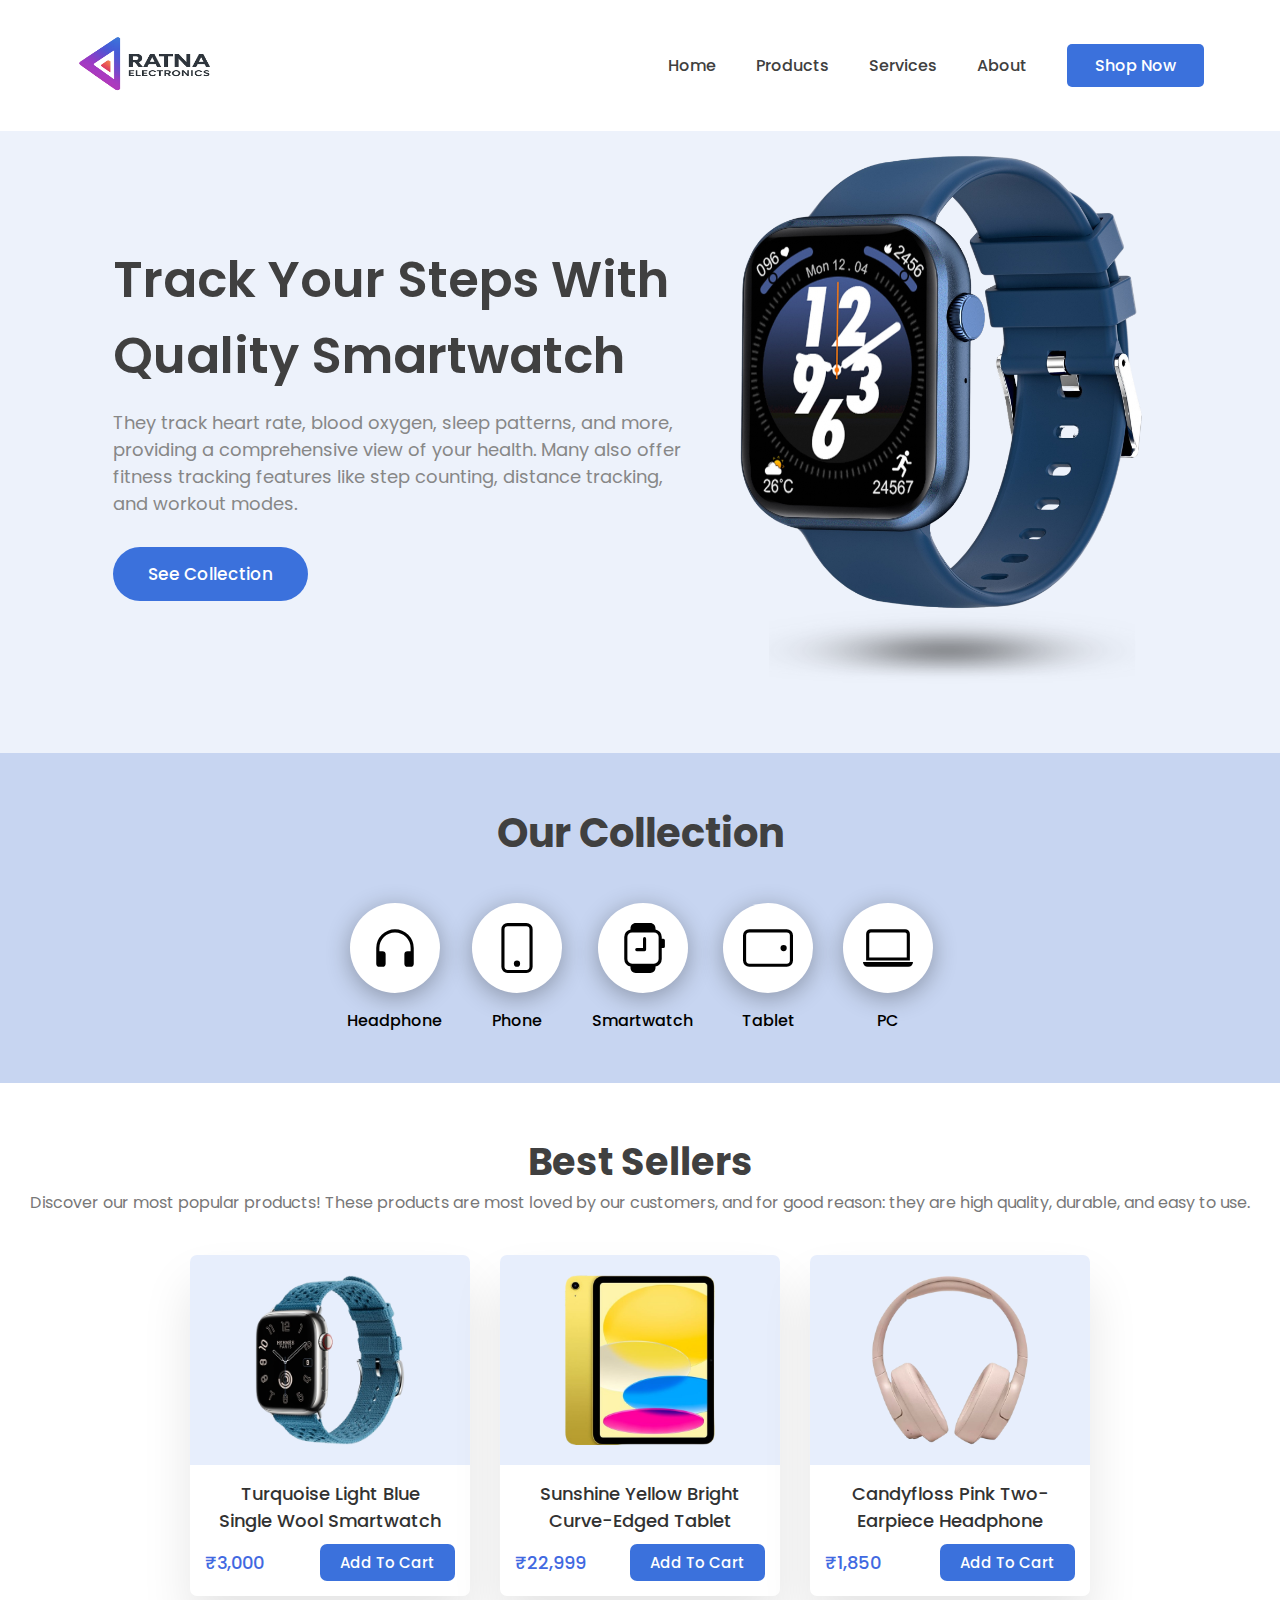
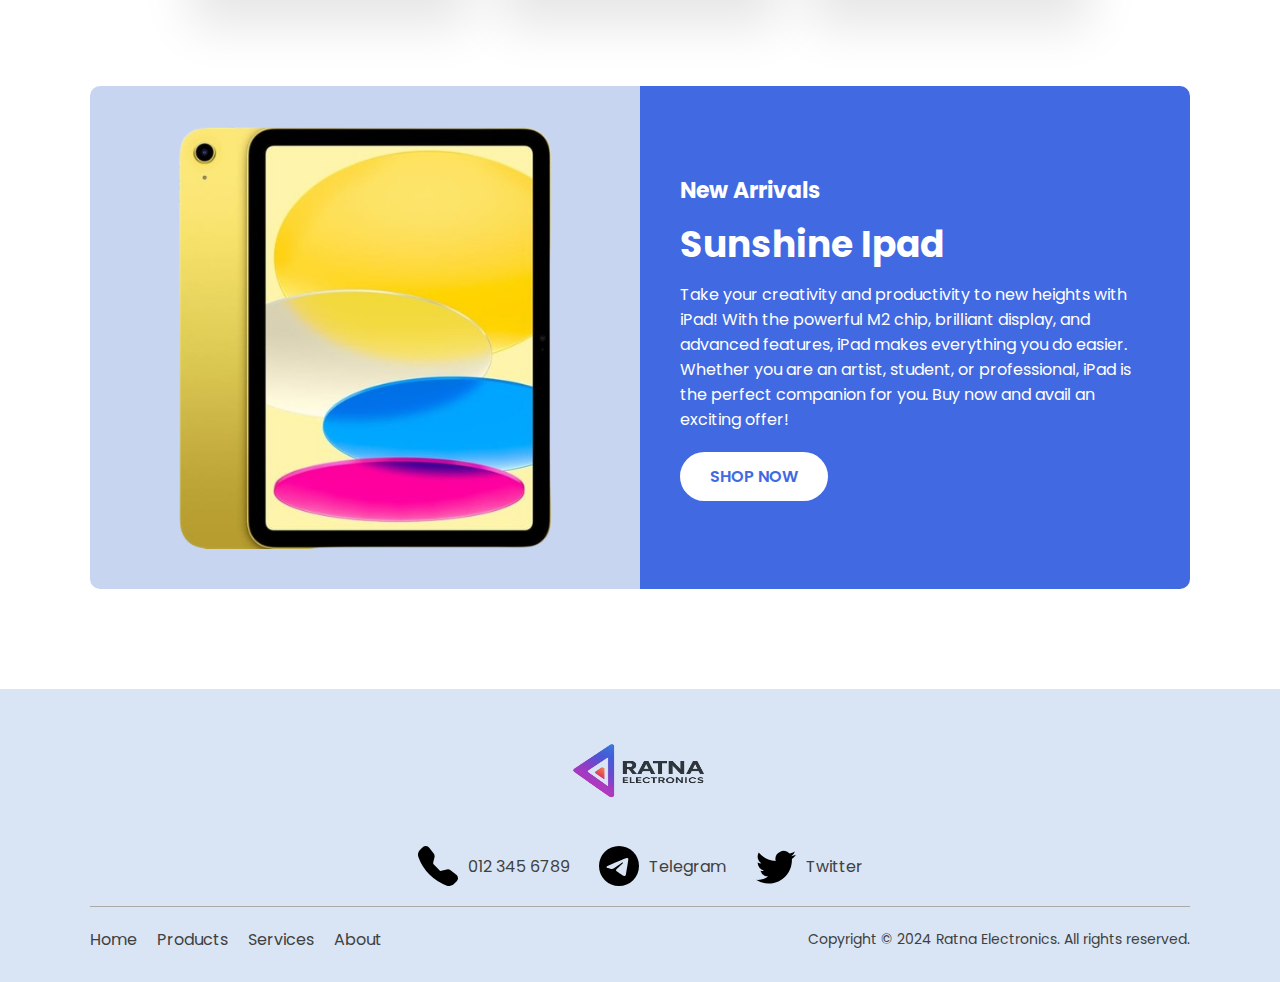
<file: products.html>
<!DOCTYPE html>
<html lang="en">
<head>
  <link href="product.css" rel="stylesheet">
  <meta name="viewport" content="width=device-width, initial-scale=1.0">
  <script src="product.js" defer></script>
</head>
<body>
  <nav>
    <div id="navbar">
      <div id="navbar-logo">
          <img src="images/Ratna .png" height="100" width="140" alt="logo">
      </div>

      <!-- Hamburger button -->
      <div id="menu-toggle">
        ☰
      </div>

      <div id="navbar-links">
        <ul>
          <li><a href="index.html">Home</a></li>
          <li><a href="products.html">Products</a></li>
          <li><a href="#">Services</a></li>
          <li><a href="#">About</a></li>
        </ul>
        <button class="blue-button">Shop Now</button>
      </div>
    </div>
  </nav>

  <!-- TOP -->
  <div id="home-top-container">
    <div id="home-top-wrapper">
      <div id="home-top-text">
        <h1>Track Your Steps With Quality Smartwatch</h1>
        <p>
          They track heart rate, blood oxygen, sleep patterns, and more, providing a comprehensive view of your health. Many also offer fitness tracking features like step counting, distance tracking, and workout modes.
        </p>
        <button class="blue-button">See Collection</button>
      </div>
      <div id="home-top-image">
        <img src="images/topwatch.png" alt="Large Blue Smartwatch">
      </div>
    </div>
  </div>

  <!-- OUR COLLECTION -->
  <div id="collection-container">
    <h1>Our Collection</h1>
    <div id="collection-items-wrapper">
      <div class="collection-item">
        <div class="collection-icon">
          <svg xmlns="http://www.w3.org/2000/svg" width="50" height="50" fill="currentColor" class="bi bi-headphones" viewBox="0 0 16 16">
            <path d="M8 3a5 5 0 0 0-5 5v1h1a1 1 0 0 1 1 1v3a1 1 0 0 1-1 1H3a1 1 0 0 1-1-1V8a6 6 0 1 1 12 0v5a1 1 0 0 1-1 1h-1a1 1 0 0 1-1-1v-3a1 1 0 0 1 1-1h1V8a5 5 0 0 0-5-5"/>
          </svg>
        </div>
        <span class="collection-name">Headphone</span>
      </div>
      <div class="collection-item">
        <div class="collection-icon">
          <svg xmlns="http://www.w3.org/2000/svg" width="50" height="50" fill="currentColor" class="bi bi-phone" viewBox="0 0 16 16">
            <path d="M11 1a1 1 0 0 1 1 1v12a1 1 0 0 1-1 1H5a1 1 0 0 1-1-1V2a1 1 0 0 1 1-1zM5 0a2 2 0 0 0-2 2v12a2 2 0 0 0 2 2h6a2 2 0 0 0 2-2V2a2 2 0 0 0-2-2z"/>
            <path d="M8 14a1 1 0 1 0 0-2 1 1 0 0 0 0 2"/>
          </svg>
        </div>
        <span class="collection-name">Phone</span>
      </div>
      <div class="collection-item">
        <div class="collection-icon">
          <svg xmlns="http://www.w3.org/2000/svg" width="50" height="50"fill="currentColor" class="bi bi-smartwatch" viewBox="0 0 16 16">
            <path d="M9 5a.5.5 0 0 0-1 0v3H6a.5.5 0 0 0 0 1h2.5a.5.5 0 0 0 .5-.5z"/>
            <path d="M4 1.667v.383A2.5 2.5 0 0 0 2 4.5v7a2.5 2.5 0 0 0 2 2.45v.383C4 15.253 4.746 16 5.667 16h4.666c.92 0 1.667-.746 1.667-1.667v-.383a2.5 2.5 0 0 0 2-2.45V8h.5a.5.5 0 0 0 .5-.5v-2a.5.5 0 0 0-.5-.5H14v-.5a2.5 2.5 0 0 0-2-2.45v-.383C12 .747 11.254 0 10.333 0H5.667C4.747 0 4 .746 4 1.667M4.5 3h7A1.5 1.5 0 0 1 13 4.5v7a1.5 1.5 0 0 1-1.5 1.5h-7A1.5 1.5 0 0 1 3 11.5v-7A1.5 1.5 0 0 1 4.5 3"/>
          </svg>
        </div>
        <span class="collection-name">Smartwatch</span>
      </div>
      <div class="collection-item">
        <div class="collection-icon">
          <svg xmlns="http://www.w3.org/2000/svg" width="50" height="50" fill="currentColor" class="bi bi-tablet-landscape" viewBox="0 0 16 16">
            <path d="M1 4a1 1 0 0 1 1-1h12a1 1 0 0 1 1 1v8a1 1 0 0 1-1 1H2a1 1 0 0 1-1-1zm-1 8a2 2 0 0 0 2 2h12a2 2 0 0 0 2-2V4a2 2 0 0 0-2-2H2a2 2 0 0 0-2 2z"/>
            <path d="M14 8a1 1 0 1 0-2 0 1 1 0 0 0 2 0"/>
          </svg>
        </div>
        <span class="collection-name">Tablet</span>
      </div>
      <div class="collection-item">
        <div class="collection-icon">
          <svg xmlns="http://www.w3.org/2000/svg" width="50" height="50" fill="currentColor" class="bi bi-laptop" viewBox="0 0 16 16">
            <path d="M13.5 3a.5.5 0 0 1 .5.5V11H2V3.5a.5.5 0 0 1 .5-.5zm-11-1A1.5 1.5 0 0 0 1 3.5V12h14V3.5A1.5 1.5 0 0 0 13.5 2zM0 12.5h16a1.5 1.5 0 0 1-1.5 1.5h-13A1.5 1.5 0 0 1 0 12.5"/>
          </svg>
        </div>
        <span class="collection-name">PC</span>
      </div>
    </div>
  </div>

  <!-- BEST SELLERS -->
  <div class="product-section-container">
    <h1>Best Sellers</h1>
    <span class="product-section-description">
      Discover our most popular products! These products are most loved by our customers, and for good reason: they are high quality, durable, and easy to use.
    </span>
    <ul class="product-section-items-wrapper">
      <li class="product-item">
        <div class="product-image">
          <img src="images/collection/watch.png" class="hover-photo" alt="Torquoise SmartWatch">
        </div>
        <div class="product-text">
          <span class="product-title">Turquoise Light Blue<br>Single Wool Smartwatch</span>
          <div class="product-purchase">
            <span class="product-price">₹3,000</span>
            <button class="blue-button add-to-cart">Add To Cart</button>
          </div>
        </div>
      </li>
      <li class="product-item">
        <div class="product-image">
          <img src="images/collection/ipad.png" alt="Torquoise SmartWatch">
        </div>
        <div class="product-text">
          <span class="product-title">Sunshine Yellow Bright Curve-Edged Tablet</span>
          <div class="product-purchase">
            <span class="product-price">₹22,999</span>
            <button class="blue-button add-to-cart">Add To Cart</button>
          </div>
        </div>
      </li>
      <li class="product-item">
        <div class="product-image">
          <img src="images/collection/headphone.png" alt="Sunshine Yellow Bright">
        </div>
        <div class="product-text">
          <span class="product-title">Candyfloss Pink Two-Earpiece Headphone</span>
          <div class="product-purchase">
            <span class="product-price">₹1,850</span>
            <button class="blue-button add-to-cart">Add To Cart</button>
          </div>
        </div>
      </li>
    </ul>
  </div>

  <!-- PROMO -->
  <div class="promo-container">
    <div class="promo-box">
      <div class="promo-image">
        <img src="images/collection/ipad.png" alt="Candyfloss Pink Two-Earpiece Headphone">
      </div>
      <div class="promo-content">
        <h1>New Arrivals</h1>
        <h2>Sunshine Ipad</h2>
        <p>
          Take your creativity and productivity to new heights with iPad! With the powerful M2 chip, brilliant display, and advanced features, iPad makes everything you do easier. Whether you are an artist, student, or professional, iPad is the perfect companion for you. Buy now and avail an exciting offer!
        </p>
        <div>
          <button class="white-button">SHOP NOW</button>
        </div>
      </div>
    </div>
  </div>

  <footer>
    <div id="footer-top">
        <img src="images/Ratna .png" height="100" width="140" alt="logo">
      <div id="footer-socials-wrapper">
        <div class="footer-social">
          <svg xmlns="http://www.w3.org/2000/svg" width="40" height="40" fill="currentColor" class="bi bi-telephone-fill" viewBox="0 0 16 16">
            <path fill-rule="evenodd" d="M1.885.511a1.745 1.745 0 0 1 2.61.163L6.29 2.98c.329.423.445.974.315 1.494l-.547 2.19a.68.68 0 0 0 .178.643l2.457 2.457a.68.68 0 0 0 .644.178l2.189-.547a1.75 1.75 0 0 1 1.494.315l2.306 1.794c.829.645.905 1.87.163 2.611l-1.034 1.034c-.74.74-1.846 1.065-2.877.702a18.6 18.6 0 0 1-7.01-4.42 18.6 18.6 0 0 1-4.42-7.009c-.362-1.03-.037-2.137.703-2.877z"/>
          </svg>
          <span>012 345 6789</span>
        </div>
        <div class="footer-social">
          <svg xmlns="http://www.w3.org/2000/svg" width="40" height="40" fill="currentColor" class="bi bi-telegram" viewBox="0 0 16 16">
            <path d="M16 8A8 8 0 1 1 0 8a8 8 0 0 1 16 0M8.287 5.906q-1.168.486-4.666 2.01-.567.225-.595.442c-.03.243.275.339.69.47l.175.055c.408.133.958.288 1.243.294q.39.01.868-.32 3.269-2.206 3.374-2.23c.05-.012.12-.026.166.016s.042.12.037.141c-.03.129-1.227 1.241-1.846 1.817-.193.18-.33.307-.358.336a8 8 0 0 1-.188.186c-.38.366-.664.64.015 1.088.327.216.589.393.85.571.284.194.568.387.936.629q.14.092.27.187c.331.236.63.448.997.414.214-.02.435-.22.547-.82.265-1.417.786-4.486.906-5.751a1.4 1.4 0 0 0-.013-.315.34.34 0 0 0-.114-.217.53.53 0 0 0-.31-.093c-.3.005-.763.166-2.984 1.09"/>
          </svg>
          <span>Telegram</span>
        </div>
        <div class="footer-social">
          <svg xmlns="http://www.w3.org/2000/svg" width="40" height="40" fill="currentColor" class="bi bi-twitter" viewBox="0 0 16 16">
            <path d="M5.026 15c6.038 0 9.341-5.003 9.341-9.334q.002-.211-.006-.422A6.7 6.7 0 0 0 16 3.542a6.7 6.7 0 0 1-1.889.518 3.3 3.3 0 0 0 1.447-1.817 6.5 6.5 0 0 1-2.087.793A3.286 3.286 0 0 0 7.875 6.03a9.32 9.32 0 0 1-6.767-3.429 3.29 3.29 0 0 0 1.018 4.382A3.3 3.3 0 0 1 .64 6.575v.045a3.29 3.29 0 0 0 2.632 3.218 3.2 3.2 0 0 1-.865.115 3 3 0 0 1-.614-.057 3.28 3.28 0 0 0 3.067 2.277A6.6 6.6 0 0 1 .78 13.58a6 6 0 0 1-.78-.045A9.34 9.34 0 0 0 5.026 15"/>
          </svg>
          <span>Twitter</span>
        </div>
      </div>
    </div>
    <div id="footer-bottom">
      <ul>
        <li><a href="index.html">Home</a></li>
        <li><a href="#">Products</a></li>
        <li><a href="#">Services</a></li>
        <li><a href="#">About</a></li>
      </ul>
      <p>Copyright © 2024 Ratna Electronics. All rights reserved.</p>
    </div>
  </footer>
</body>
</html>
</file>
<file: product.css>
@import url('https://fonts.googleapis.com/css2?family=Poppins:wght@300;400;500;600;700&display=swap');

* {
  font-family: 'Poppins', sans-serif;
  margin: 0;
  padding: 0;
  box-sizing: border-box;
}

body {
  background-color: white;
}

button {
  border: 0;
  cursor: pointer;
  font-size: 16px;
  transition: all 0.3s ease;
}

button {
  background-color: #4CAF50;
  color: white;
  padding: 12px 24px;
  border: none;
}

button:hover {
  background-color: #45a049;
  transform: scale(1.1);
  box-shadow: 0 4px 15px rgba(0,0,0,0.3);
}

nav {
  background-color: white;
  position: fixed;
  width: 100%;
  z-index: 1000;
  transition: 0.3s ease-in-out;
}

#navbar {
  width: 90%;
  margin: auto;
  display: flex;
  justify-content: space-between;
  align-items: center;
  padding: 12px;
}

/* Hamburger Button */
#menu-toggle {
  display: none;
  font-size: 26px;
  cursor: pointer;
  user-select: none;
}

#navbar-links {
  display: flex;
  align-items: center;
}

#navbar-links ul {
  list-style: none;
  display: flex;
  flex-direction: row;
}

#navbar-links li {
  margin-left: 40px;
}

#navbar-links a {
  text-decoration: none;
  color: rgb(64, 64, 64);
  font-weight: 500;
  font-size: 16px;
  transition: 0.3s ease-in-out;
}

#navbar-links ul > li > a:hover {
  color: rgb(65, 105, 255);
}

.blue-button {
  background-color: #3b71dc;
  color: white;
  border: none;
  font-size: 16px;
  font-weight: 500;
  transition: 0.3s ease-in-out;
}

.blue-button:hover {
  background-color: rgb(102, 136, 240);
}

#navbar-links .blue-button {
  margin-left: 40px;
  padding: 9px 28px;
  border-radius: 5px;
}

/* HERO SECTION */
#home-top-container {
  background: #edf2fb;
  height: auto;
  padding: 150px 20px 60px;
  display: flex;
  justify-content: center;
}

#home-top-wrapper {
  display: flex;
  justify-content: space-between;
  flex-direction: row;
  width: 85%;
  align-items: center;
  gap: 30px;
}

#home-top-text {
  flex: 1;
}

#home-top-text h1 {
  color: rgb(64, 64, 64);
  font-size: 50px;
  font-weight: 600;
}

#home-top-text p {
  font-size: 18px;
  margin-top: 15px;
  color: rgb(135, 135, 135);
}

#home-top-text button {
  margin-top: 30px;
  padding: 14px 35px;
  border-radius: 30px;
  font-size: 17px;
}

#home-top-image img {
  max-width: 450px;
  width: 100%;
}

/* COLLECTION */
#collection-container {
  background-color: #c7d5f1;
  text-align: center;
  padding: 50px 20px;
}

#collection-container h1 {
  color: rgb(64, 64, 64);
  font-size: 40px;
  margin-bottom: 40px;
}

#collection-items-wrapper {
  display: flex;
  justify-content: center;
  flex-wrap: wrap;
  gap: 30px;
}

.collection-item {
  display: flex;
  flex-direction: column;
  align-items: center;
  text-align: center;
}

.collection-icon {
  background-color: white;
  height: 90px;
  width: 90px;
  border-radius: 50%;
  box-shadow: 0px 5px 25px rgba(0, 0, 0, 0.3);
  display: flex;
  align-items: center;
  justify-content: center;
  transition: 0.4s ease-in-out;
}

.collection-icon:hover {
  background-color: #3361bd;
  color: white;
}

.collection-name {
  margin-top: 15px;
  font-weight: 500;
}

/* PRODUCTS */
.product-section-container {
  padding: 50px 20px;
  text-align: center;
}

.product-section-container h1 {
  font-size: 38px;
  color: rgb(64, 64, 64);
}

.product-section-description {
  max-width: 600px;
  margin: 10px auto;
  color: rgb(120, 120, 120);
}

ul.product-section-items-wrapper {
  list-style: none;
  display: flex;
  justify-content: center;
  flex-wrap: wrap;
  gap: 30px;
  margin-top: 40px;
}

.product-item {
  width: 280px;
  border-radius: 7px;
  overflow: hidden;
  box-shadow: 0 30px 50px rgba(0, 0, 0, 0.1);
  background: #fff;
}

.product-image {
  background-color: rgb(231, 238, 252);
  height: 210px;
  display: flex;
  justify-content: center;
  align-items: center;
  padding: 20px;
}

.product-image img {
  max-height: 100%;
  max-width: 100%;
}

.product-text {
  padding: 15px;
}

.product-title {
  font-size: 18px;
  font-weight: 500;
  color: rgb(50, 50, 50);
}

.product-purchase {
  margin-top: 10px;
  display: flex;
  justify-content: space-between;
  align-items: center;
}

.product-price {
  font-size: 18px;
  font-weight: 500;
  color: rgb(65, 105, 225);
}

button.add-to-cart {
  padding: 7px 20px;
  border-radius: 7px;
  font-size: 15px;
}

/* PROMO BOX */
.promo-container {
  padding: 40px 20px;
}

.promo-box {
  display: flex;
  border-radius: 10px;
  overflow: hidden;
  background: #fff;
  max-width: 1100px;
  margin: auto;
}

.promo-image, .promo-content {
  flex: 1;
  padding: 40px;
}

.promo-image {
  background-color: #c7d5f1;
  display: flex;
  justify-content: center;
  align-items: center;
}

.promo-image img {
  width: 90%;
}

.promo-content {
  background-color: rgb(65, 105, 225);
  display: flex;
  flex-direction: column;
  justify-content: center;
  color: white;
}

.promo-content h1 {
  font-size: 22px;
}

.promo-content h2 {
  font-size: 36px;
  margin: 10px 0;
}

.promo-content p {
  margin-bottom: 20px;
}

.promo-content button.white-button {
  padding: 12px 30px;
  border-radius: 25px;
  border: none;
  background: #fff;
  color: rgb(65, 105, 225);
  font-weight: 600;
}

/* FOOTER */
footer {
  background-color: #d9e5f4;
  text-align: center;
  padding: 30px 20px;
  margin-top: 60px;
}

#footer-bottom {
  display: flex;
  justify-content: space-between;
  align-items: center;
  max-width: 1100px;
  margin: auto;
  padding-top: 20px;
  border-top: 1px solid rgb(169, 169, 169);
}

#footer-bottom ul {
  list-style: none;
  display: flex;
  gap: 20px;
}

#footer-bottom a {
  text-decoration: none;
  color: rgb(64, 64, 64);
  transition: 0.3s ease-in-out;
}

#footer-bottom a:hover {
  color: rgb(65, 105, 225);
}

#footer-bottom p {
  font-size: 14px;
  color: rgb(64, 64, 64);
}

/* SOCIAL ICONS */
#footer-socials-wrapper {
  display: flex;
  justify-content: center;
  gap: 30px;
  margin: 20px 0;
  flex-wrap: wrap; /* agar space kam ho to next line pe chale jayenge */
}

.footer-social {
  display: flex;
  align-items: center;
  gap: 10px;
}

.footer-social span {
  font-size: 16px;
  color: rgb(64, 64, 64);
}

/* Mobile fix */
@media (max-width: 600px) {
  #footer-socials-wrapper {
    gap: 20px;
    flex-wrap: wrap;
  }

  .footer-social {
    flex-direction: column; /* icon ke niche text */
    gap: 5px;
  }

  .footer-social span {
    font-size: 14px;
  }
}


/* ===========================
   RESPONSIVE MEDIA QUERIES
   =========================== */

/* Mobile */
@media (max-width: 600px) {
  #footer-bottom {
    flex-direction: column;
    gap: 15px;
    padding: 15px 0;
    text-align: center;
  }

  #footer-bottom ul {
    flex-direction: column;
    gap: 10px;
  }
}


/* ===========================
   RESPONSIVE MEDIA QUERIES
   =========================== */

/* Tablets */
@media (max-width: 992px) {
  #home-top-wrapper {
    flex-direction: column;
    text-align: center;
  }

  #home-top-text h1 {
    font-size: 36px;
  }

  #collection-items-wrapper {
    gap: 20px;
  }

  .promo-box {
    flex-direction: column;
  }
}

/* Mobiles */
@media (max-width: 600px) {
  #menu-toggle {
    display: block;
  }

  #navbar-links {
    display: none;
    flex-direction: column;
    width: 100%;
    background: white;
    position: absolute;
    top: 60px;
    left: 0;
    padding: 20px 0;
    text-align: center;
  }

  #navbar-links.active {
    display: flex;
  }

  #navbar-links ul {
    flex-direction: column;
    gap: 15px;
  }

  #navbar-links .blue-button {
    margin: 15px auto 0;
  }

  #home-top-text h1 {
    font-size: 28px;
  }

  .product-item {
    width: 100%;
    max-width: 320px;
  }

  .promo-content h2 {
    font-size: 28px;
  }

  #footer-socials-wrapper {
    flex-direction: row;
    gap: 15px;
  }
}
</file>
